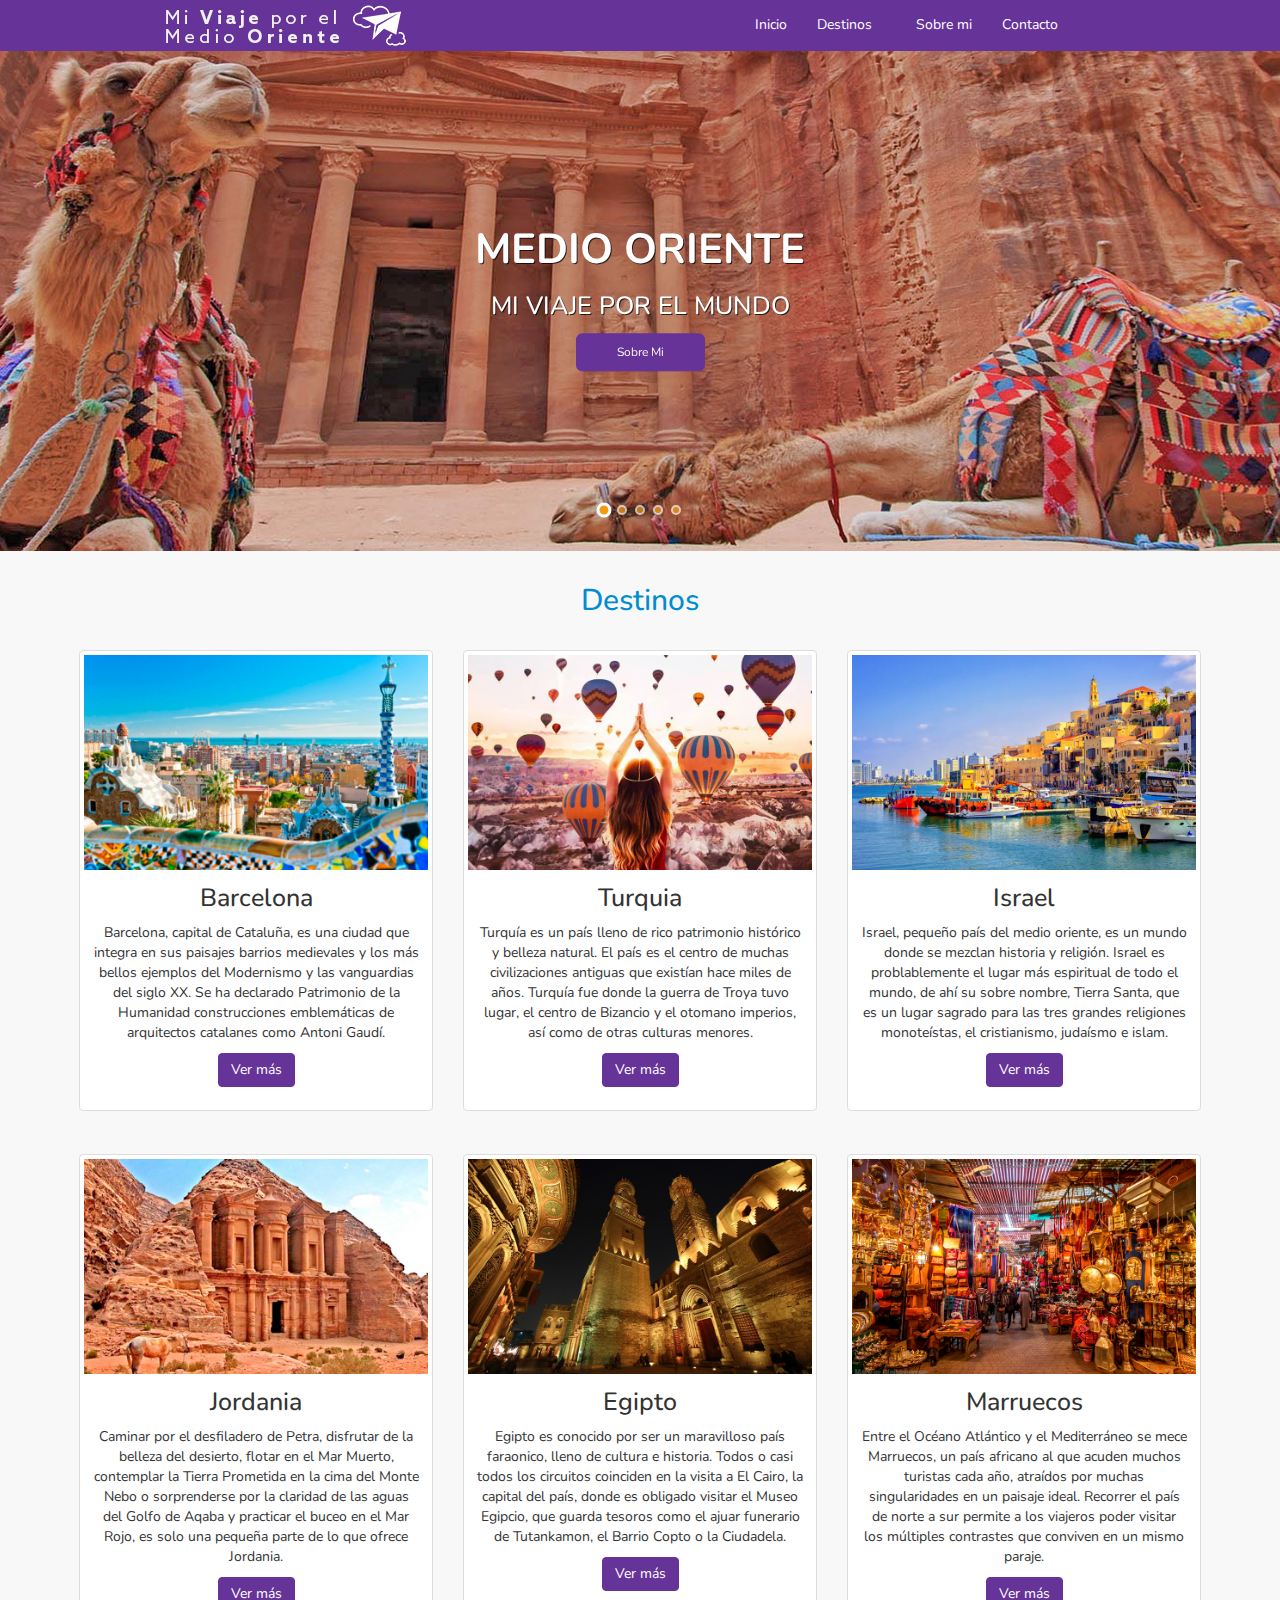
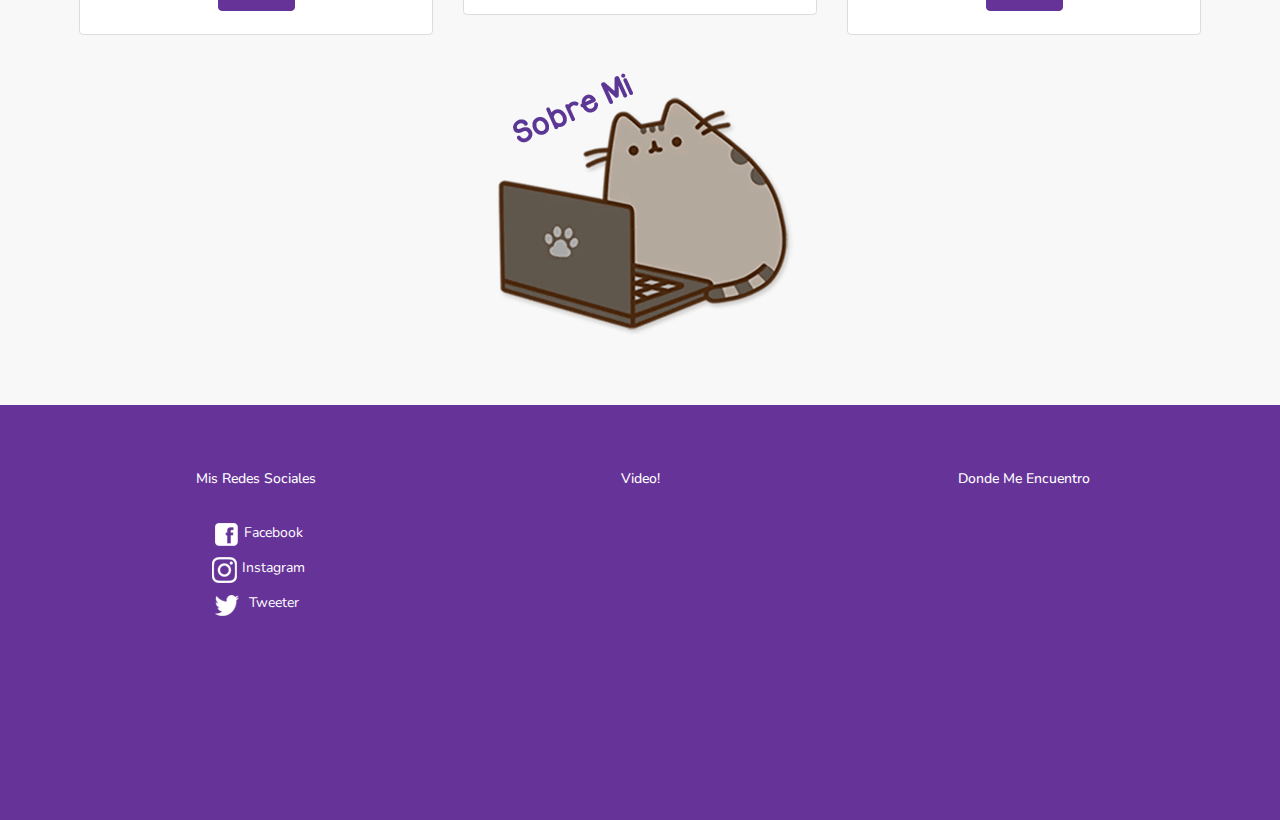
<file: index.html>
<!DOCTYPE html>
    <html>
        <!-- Google Analytics -->
<script>
(function(i,s,o,g,r,a,m){i['GoogleAnalyticsObject']=r;i[r]=i[r]||function(){
(i[r].q=i[r].q||[]).push(arguments)},i[r].l=1*new Date();a=s.createElement(o),
m=s.getElementsByTagName(o)[0];a.async=1;a.src=g;m.parentNode.insertBefore(a,m)
})(window,document,'script','https://www.google-analytics.com/analytics.js','ga');

ga('create', 'UA-130192335-1', 'auto');
ga('send', 'pageview');
</script>


<!-- End Google Analytics -->
    <head>
        <meta charset="utf-8">
        <meta name="viewport" content="width-device-width, initial-scale=1">
        <title>Mi Viaje a Medio Oriente</title>

        <link rel="stylesheet" href="assets/css/bootstrap.css">
        <link rel="stylesheet" href="assets/css/style.css">

        
        <!--Google Maps-->
    <script src="https://maps.google.com/maps/api/js?key=YOUR_API_KEY"></script>
            <!--Google font-->

    <link href="https://fonts.googleapis.com/css?family=Nunito" rel="stylesheet">


    </head>

    <body>
    	
    	<header>

    <nav class="navbar navbar-default">
                <div class="container-fluid">
                    <!-- Brand and toggle get grouped for better mobile display -->
                    <div class="navbar-header">

        <div class="logo">
    		<a href="#"><img class="desk" src="assets/img/logo2.jpg"></a> 
            <a href="#"><img class="mob" src="assets/img/logo-cel.jpg"></a> 

    	</div>

                        <button type="button" class="navbar-toggle collapsed" data-toggle="collapse" data-target="#bs-example-navbar-collapse-1" aria-expanded="false">
                            <span class="sr-only">Toggle navigation</span>
                            <span class="icon-bar"></span>
                            <span class="icon-bar"></span>
                            <span class="icon-bar"></span>
                        </button>
                    </div>
                    <!-- Collect the nav links, forms, and other content for toggling -->
                    <div class="collapse navbar-collapse" id="bs-example-navbar-collapse-1">
                        <ul class="nav navbar-nav navbar-right">
                            <li><a href="index.html">Inicio</a></li>

                            <li class="dropdown">
                  <a href="#" class="dropdown-toggle" data-toggle="dropdown">Destinos <b class="caret"></b></a>
                  <ul class="dropdown-menu">
                      <li><a href="turquia.html">Turquía</a></li>
                      <li><a href="israel.html">Israel</a></li>
                      <li><a href="jordania.html">Jordania</a></li>                        
                      <li><a href="egipto.html">Egipto</a></li>                        
                      <li><a href="marruecos.html">Marruecos</a></li>                        
                  </ul>


                           
                            <li><a href="sobremi.html">Sobre mi</a></li>
                            <li><a href="contacto.html">Contacto</a></li>



                    </div><!-- /.navbar-collapse -->
                </div><!-- /.container-fluid -->
            </nav>


    	</header>




    <div class="container">


    <div class="carousel fade-carousel slide carousel-fade" data-ride="carousel"
    data-interval="5000" id="bs-carousel">
        <!-- Overlay -->
        <!-- Indicators -->
        <ol class="carousel-indicators">
            <li data-target="#bs-carousel" data-slide-to="0" class="active"></li>
            <li data-target="#bs-carousel" data-slide-to="1"></li>
            <li data-target="#bs-carousel" data-slide-to="2"></li>
            <li data-target="#bs-carousel" data-slide-to="3"></li>
            <li data-target="#bs-carousel" data-slide-to="4"></li>


        </ol>
        <!-- Wrapper for slides -->
        <div class="carousel-inner">
            <div class="item slides active carousel-item">
                <div class="slide-1">
                    <div class="overlay"></div>
                </div>
            </div>
            <div class="item slides carousel-item">
                <div class="slide-2">
                    <div class="overlay"></div>
                </div>
            </div>
            <div class="item slides carousel-item">
                <div class="slide-3">
                    <div class="overlay"></div>
                </div>
            </div>
            <div class="item slides carousel-item">
                <div class="slide-4">
                    <div class="overlay"></div>
            </div>
            </div>
            <div class="item slides carousel-item">
                <div class="slide-5">
                <div class="overlay"></div>
            </div>
            </div>

            <div class="hero">
                <hgroup>
                     <h1>Medio Oriente</h1> 
                     <h3>Mi viaje por el Mundo</h3>
                </hgroup>
                <a href="sobremi.html"><button class="btn btn-hero btn-lg" role="button">Sobre Mi</button></a>
            </div>
        </div>
    </div>


    <div class="row">
    <h2 style="color:#008dcf">Destinos</h2>


      <article class="col-sm-6 col-md-4">
        <div class="thumbnail">
          <img src="assets/img/barcelona2.jpg" alt="...">
          <div class="caption">
            <h3>Barcelona</h3>
            <p>Barcelona, capital de Cataluña, es una ciudad que integra en sus paisajes barrios medievales y los más bellos ejemplos del Modernismo y las vanguardias del siglo XX. Se ha declarado Patrimonio de la Humanidad construcciones emblemáticas de arquitectos catalanes como Antoni Gaudí.</p>
            <p><a href="barcelona.html" class="btn btn-primary" role="button">Ver más</a> </p>
          </div>
        </div>
      </article>

        <article class="col-sm-6 col-md-4">
        <div class="thumbnail">
          <img src="assets/img/turquia2.jpg" alt="...">
          <div class="caption">
            <h3>Turquia</h3>
            <p>Turquía es un país lleno de rico patrimonio histórico y belleza natural. El país es el centro de muchas civilizaciones antiguas que existían hace miles de años. Turquía fue donde la guerra de Troya tuvo lugar, el centro de Bizancio y el otomano imperios, así como de otras culturas menores.</p>
            <p><a href="turquia.html" class="btn btn-primary" role="button">Ver más</a> </p>
          </div>
        </div>
      </article>

        <article class="col-sm-6 col-md-4">
        <div class="thumbnail">
          <img src="assets/img/israel2.jpg" alt="...">
          <div class="caption">
            <h3>Israel</h3>
            <p>Israel, pequeño país del medio oriente, es un mundo donde se mezclan historia y religión. Israel es problablemente el lugar más espiritual de todo el mundo, de ahí su sobre nombre, Tierra Santa, que es un lugar sagrado para las tres grandes religiones monoteístas, el cristianismo, judaísmo e islam.</p>
            <p><a href="israel.html" class="btn btn-primary" role="button">Ver más</a> </p>
          </div>
        </div>
      </article>

            <article class="col-sm-6 col-md-4">
        <div class="thumbnail">
          <img src="assets/img/jordania2.jpg" alt="...">
          <div class="caption">
            <h3>Jordania</h3>
            <p>Caminar por el desfiladero de Petra, disfrutar de la belleza del desierto, flotar en el Mar Muerto, contemplar la Tierra Prometida en la cima del Monte Nebo o sorprenderse por la claridad de las aguas del Golfo de Aqaba y practicar el buceo en el Mar Rojo, es solo una pequeña parte de lo que ofrece Jordania.</p>
            <p><a href="jordania.html" class="btn btn-primary" role="button">Ver más</a> </p>
          </div>
        </div>
      </article>

        <article class="col-sm-6 col-md-4">
        <div class="thumbnail">
          <img src="assets/img/egipto2.jpg" alt="...">
          <div class="caption">
            <h3>Egipto</h3>
            <p>Egipto es conocido por ser un maravilloso país faraonico, lleno de cultura e historia. Todos o casi todos los circuitos coinciden en la visita a El Cairo, la capital del país, donde es obligado visitar el Museo Egipcio, que guarda tesoros como el ajuar funerario de Tutankamon, el Barrio Copto o la Ciudadela.</p>
            <p><a href="egipto.html" class="btn btn-primary" role="button">Ver más</a> </p>
          </div>
        </div>
      </article>

        <article class="col-sm-6 col-md-4">
        <div class="thumbnail">
          <img src="assets/img/marruecos2.jpg" alt="...">
          <div class="caption">
            <h3>Marruecos</h3>
            <p>Entre el Océano Atlántico y el Mediterráneo se mece Marruecos, un país africano al que acuden muchos turistas cada año, atraídos por muchas singularidades en un paisaje ideal. Recorrer el país de norte a sur permite a los viajeros poder visitar los múltiples contrastes que conviven en un mismo paraje.</p>
            <p><a href="marruecos.html" class="btn btn-primary" role="button">Ver más</a> </p>
          </div>
        </div>
      </article>

       
<div class="gatito">
          <a href="sobremi.html">
            <article class="col-sm-1 col-md-12">
                <img src="assets/img/gatito.png">
            </article></a>

</div>


    </div>



    <!--footer-->

    <footer class="footer">
            <div class="row">
                <div class="col-md-4">
                    <h5><i class="ext-md-right"></i>Mis Redes Sociales</h5>
                    <div class="row">
                        <div class="redes">
                            <ul class="list-unstyled">
                                <li><a href="#"><img src="assets/img/facebook.png">Facebook</a></li>
                                <li><a href="#"><img src="assets/img/instagram.png">Instagram</a></li>
                                <li><a href="#"><img src="assets/img/tweeter.png">Tweeter</a></li>

                            </ul>
                        </div>
                    </div>
                </div>

                <div class="col-md-4">
                 <h5 class="text-md-right">Video!</h5>
                <div class="embed-responsive embed-responsive-4by3">
                        <iframe class="embed-responsive-item" src="https://www.youtube.com/embed/A7sZ2xwXBsw" allowfullscreen></iframe>
                </div>

                </div>

                <div class="col-md-4">
                <h5 class="text-md-right">Donde Me Encuentro</h5>
                    <div class="map">
                
                        <iframe src="https://www.google.com/maps/embed?pb=!1m18!1m12!1m3!1d3331.2412871458464!2d-70.54847754954824!3d-33.390868701748026!2m3!1f0!2f0!3f0!3m2!1i1024!2i768!4f13.1!3m3!1m2!1s0x9662ceb46835b925%3A0xcd3927b10fbcf564!2sAlto+Las+Condes!5e0!3m2!1ses!2scl!4v1542809930638" width="100%" height="187px" frameborder="0" style="border:0" allowfullscreen></iframe>
                    </div>
                </div>

            </div>
    </footer>

    </div>
        
        <script src="assets/js/jquery.js"></script>
        <script src="assets/js/bootstrap.js"></script>
        <script src="assets/js/functions.js"></script>
    </body>
</html>
</file>
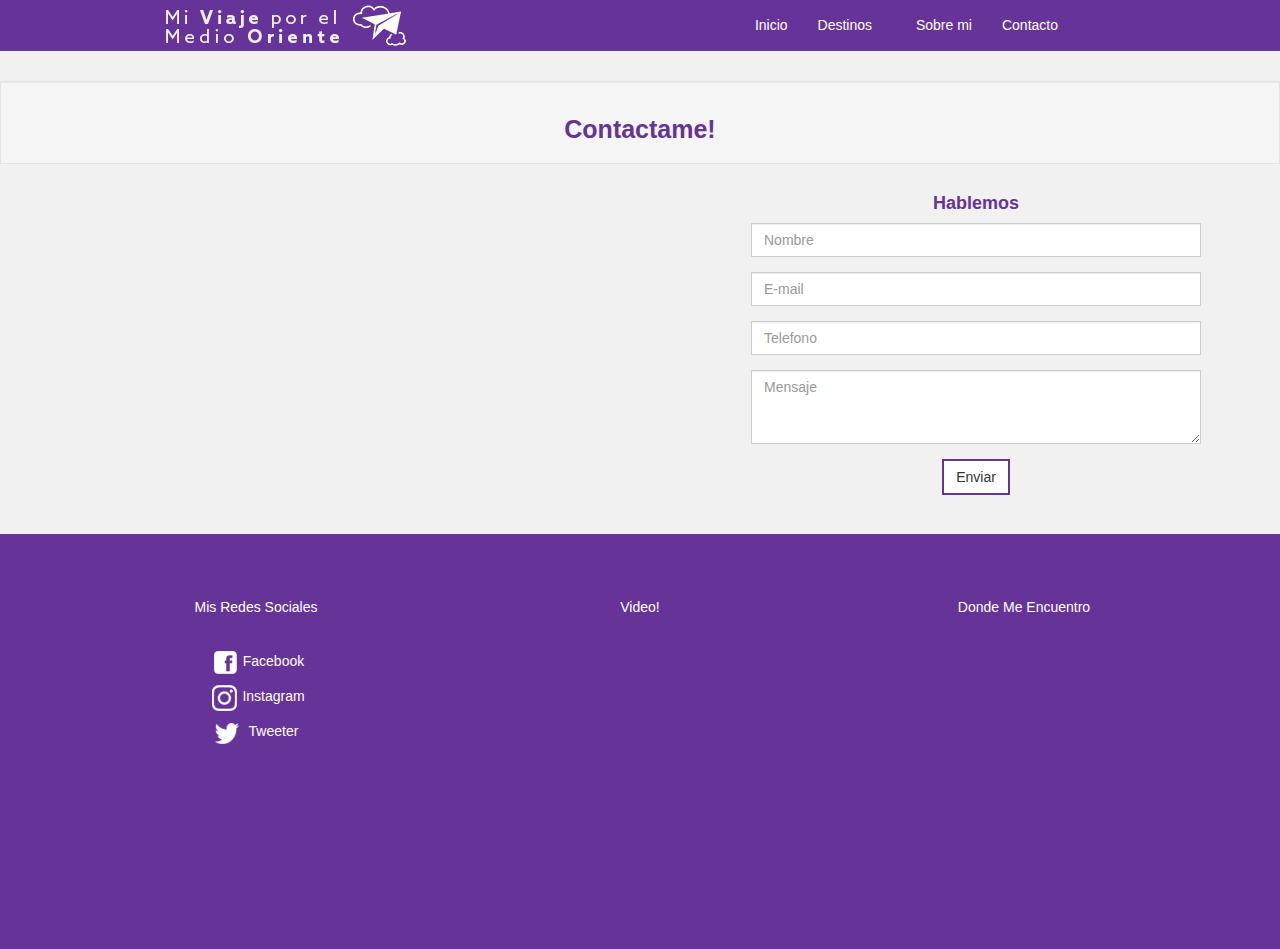
<file: contacto.html>
<!DOCTYPE html>
    <html>
    <head>
        <meta charset="utf-8">
        <meta name="viewport" content="width-device-width, initial-scale=1">
        <title>Mi Viaje a Medio Oriente</title>

        <link rel="stylesheet" href="assets/css/bootstrap.css">
        <link rel="stylesheet" href="assets/css/style.css">

        
        <!--Google Maps-->
    <script src="https://maps.google.com/maps/api/js?key=YOUR_API_KEY"></script>



    </head>

    <body>
        
        <header>


    <nav class="navbar navbar-default">
                <div class="container-fluid">
                    <!-- Brand and toggle get grouped for better mobile display -->
                    <div class="navbar-header">

                            <div class="logo img-fluid">
            <a href="#"><img src="assets/img/logo2.jpg"></a> 
        </div>

                        <button type="button" class="navbar-toggle collapsed" data-toggle="collapse" data-target="#bs-example-navbar-collapse-1" aria-expanded="false">
                            <span class="sr-only">Toggle navigation</span>
                            <span class="icon-bar"></span>
                            <span class="icon-bar"></span>
                            <span class="icon-bar"></span>
                        </button>
                    </div>
                    <!-- Collect the nav links, forms, and other content for toggling -->
                    <div class="collapse navbar-collapse" id="bs-example-navbar-collapse-1">
                        <ul class="nav navbar-nav navbar-right">
                            <li><a href="index.html">Inicio</a></li>

                            <li class="dropdown">
                  <a href="#" class="dropdown-toggle" data-toggle="dropdown">Destinos <b class="caret"></b></a>
                  <ul class="dropdown-menu">
                      <li><a href="turquia.html">Turquía</a></li>
                      <li><a href="israel.html">Israel</a></li>
                      <li><a href="jordania.html">Jordania</a></li>                        
                      <li><a href="egipto.html">Egipto</a></li>                        
                      <li><a href="marruecos.html">Marruecos</a></li>                        
                  </ul>


                           
                            <li><a href="sobremi.html">Sobre mi</a></li>
                            <li><a href="contacto.html">Contacto</a></li>



                    </div><!-- /.navbar-collapse -->
                </div><!-- /.container-fluid -->
            </nav>


        </header>

    <div class="container">

<section id="contact">
  <div class="container">
    <div class="well well-sm">
      <h3><strong>Contactame!</strong></h3>
    </div>
    
    <div class="row">
      <div class="col-md-7">
        <iframe src="https://www.google.com/maps/embed?pb=!1m18!1m12!1m3!1d3331.2412871458464!2d-70.54847754954824!3d-33.390868701748026!2m3!1f0!2f0!3f0!3m2!1i1024!2i768!4f13.1!3m3!1m2!1s0x9662ceb46835b925%3A0xcd3927b10fbcf564!2sAlto+Las+Condes!5e0!3m2!1ses!2scl!4v1542809930638" width="100%" height="315" frameborder="0" style="border:0" allowfullscreen></iframe>
      </div>

      <div class="col-md-5">
          <h4><strong>Hablemos</strong></h4>
        <form>
          <div class="form-group">
            <input type="text" class="form-control" name="" value="" placeholder="Nombre">
          </div>
          <div class="form-group">
            <input type="email" class="form-control" name="" value="" placeholder="E-mail">
          </div>
          <div class="form-group">
            <input type="tel" class="form-control" name="" value="" placeholder="Telefono">
          </div>
          <div class="form-group">
            <textarea class="form-control" name="" rows="3" placeholder="Mensaje"></textarea>
          </div>
          <button class="btn btn-default" type="submit" name="button">
              <i class="fa fa-paper-plane-o" aria-hidden="true"></i> Enviar
          </button>
        </form>
      </div>
    </div>
  </div>
</section>







    <!--footer-->

    <footer class="footer">
            <div class="row">
                <div class="col-md-4">
                    <h5><i class="ext-md-right"></i>Mis Redes Sociales</h5>
                    <div class="row">
                        <div class="redes">
                            <ul class="list-unstyled">
                                <li><a href="#"><img src="assets/img/facebook.png">Facebook</a></li>
                                <li><a href="#"><img src="assets/img/instagram.png">Instagram</a></li>
                                <li><a href="#"><img src="assets/img/tweeter.png">Tweeter</a></li>

                            </ul>
                        </div>
                    </div>
                </div>

                <div class="col-md-4">
                 <h5 class="text-md-right">Video!</h5>
                <div class="embed-responsive embed-responsive-4by3">
                        <iframe class="embed-responsive-item" src="https://www.youtube.com/embed/A7sZ2xwXBsw" allowfullscreen></iframe>
                </div>

                </div>

                <div class="col-md-4">
                <h5 class="text-md-right">Donde Me Encuentro</h5>
                    <div class="map">
                
                        <iframe src="https://www.google.com/maps/embed?pb=!1m18!1m12!1m3!1d3331.2412871458464!2d-70.54847754954824!3d-33.390868701748026!2m3!1f0!2f0!3f0!3m2!1i1024!2i768!4f13.1!3m3!1m2!1s0x9662ceb46835b925%3A0xcd3927b10fbcf564!2sAlto+Las+Condes!5e0!3m2!1ses!2scl!4v1542809930638" width="100%" height="187px" frameborder="0" style="border:0" allowfullscreen></iframe>
                    </div>
                </div>

            </div>
    </footer>

    </div>


        <script src="assets/js/jquery.js"></script>
        <script src="assets/js/bootstrap.js"></script>
        <script src="assets/js/functions.js"></script>
    </body>
</html>
</file>
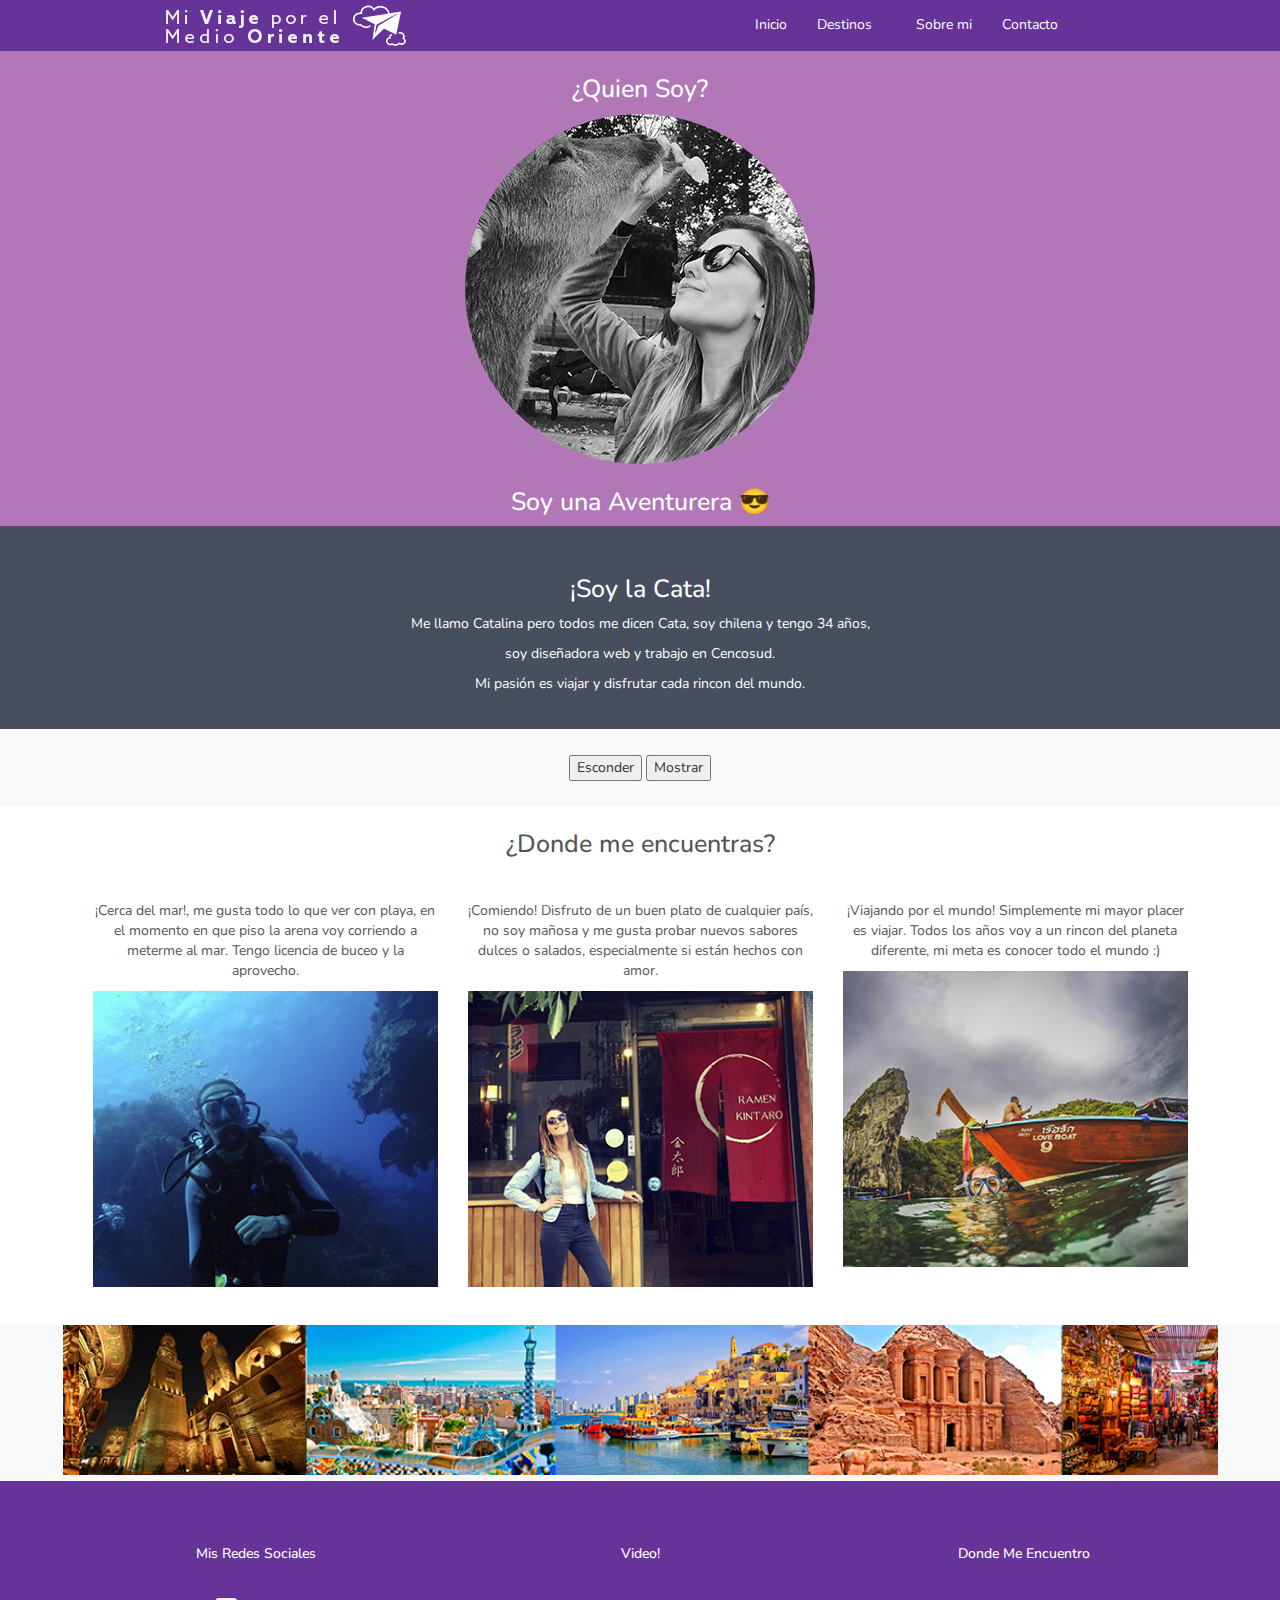
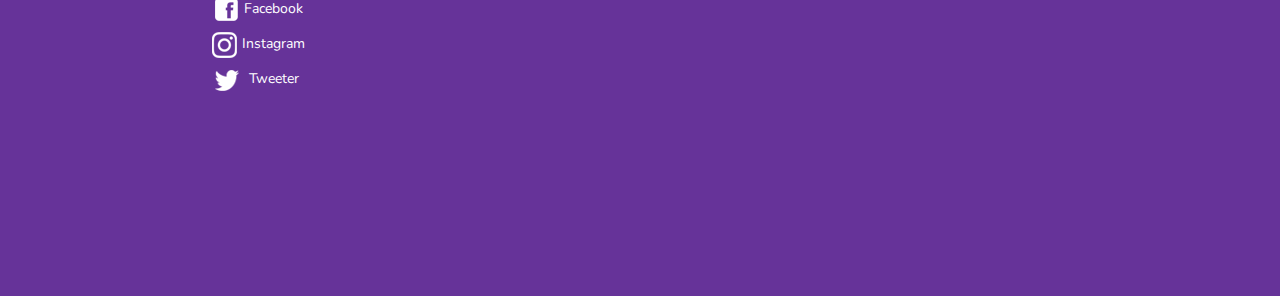
<file: sobremi.html>
<!DOCTYPE html>
    <html>
        <!-- Google Analytics -->
<script>
(function(i,s,o,g,r,a,m){i['GoogleAnalyticsObject']=r;i[r]=i[r]||function(){
(i[r].q=i[r].q||[]).push(arguments)},i[r].l=1*new Date();a=s.createElement(o),
m=s.getElementsByTagName(o)[0];a.async=1;a.src=g;m.parentNode.insertBefore(a,m)
})(window,document,'script','https://www.google-analytics.com/analytics.js','ga');

ga('create', 'UA-130192335-1', 'auto');
ga('send', 'pageview');
</script>


  <link rel="stylesheet" href="https://maxcdn.bootstrapcdn.com/bootstrap/3.3.7/css/bootstrap.min.css">
  <link href="https://fonts.googleapis.com/css?family=Montserrat" rel="stylesheet">
  <script src="https://ajax.googleapis.com/ajax/libs/jquery/3.3.1/jquery.min.js"></script>
  <script src="https://maxcdn.bootstrapcdn.com/bootstrap/3.3.7/js/bootstrap.min.js"></script>


<!-- End Google Analytics -->
    <head>
        <meta charset="utf-8">
        <meta name="viewport" content="width-device-width, initial-scale=1">
        <title>Mi Viaje a Medio Oriente</title>

        <link rel="stylesheet" href="assets/css/bootstrap.css">
        <link rel="stylesheet" href="assets/css/style.css">

        
        <!--Google Maps-->
    <script src="https://maps.google.com/maps/api/js?key=YOUR_API_KEY"></script>
            <!--Google font-->

    <link href="https://fonts.googleapis.com/css?family=Nunito" rel="stylesheet">


    </head>

    <body>
    	
    	<header>

    <nav class="navbar navbar-default">
                <div class="container-fluid">
                    <!-- Brand and toggle get grouped for better mobile display -->
                    <div class="navbar-header">

        <div class="logo">
    		<a href="#"><img class="desk" src="assets/img/logo2.jpg"></a> 
            <a href="#"><img class="mob" src="assets/img/logo-cel.jpg"></a> 

    	</div>

                        <button type="button" class="navbar-toggle collapsed" data-toggle="collapse" data-target="#bs-example-navbar-collapse-1" aria-expanded="false">
                            <span class="sr-only">Toggle navigation</span>
                            <span class="icon-bar"></span>
                            <span class="icon-bar"></span>
                            <span class="icon-bar"></span>
                        </button>
                    </div>
                    <!-- Collect the nav links, forms, and other content for toggling -->
                    <div class="collapse navbar-collapse" id="bs-example-navbar-collapse-1">
                        <ul class="nav navbar-nav navbar-right">
                            <li><a href="index.html">Inicio</a></li>

                            <li class="dropdown">
                  <a href="#" class="dropdown-toggle" data-toggle="dropdown">Destinos <b class="caret"></b></a>
                  <ul class="dropdown-menu">
                      <li><a href="turquia.html">Turquía</a></li>
                      <li><a href="israel.html">Israel</a></li>
                      <li><a href="jordania.html">Jordania</a></li>                        
                      <li><a href="egipto.html">Egipto</a></li>                        
                      <li><a href="marruecos.html">Marruecos</a></li>                        
                  </ul>


                           
                            <li><a href="sobremi.html">Sobre mi</a></li>
                            <li><a href="contacto.html">Contacto</a></li>



                    </div><!-- /.navbar-collapse -->
                </div><!-- /.container-fluid -->
            </nav>


    	</header>




    <div class="container">

<!--comienzo-->



<!-- First Container -->
<div class="container-fluid bg-1 text-center">
  <h3 class="margin">¿Quien Soy?</h3>
  <div class="byn">
  <img src="assets/img/cata.jpg" class="img-responsive img-circle margin" style="display:inline" alt="Bird" width="350" height="350">
</div>
  <h3>Soy una Aventurera 😎</h3>
</div>

<!-- Second Container -->
<span>
<div class="container-fluid bg-2 text-center">
  <h3 class="margin">¡Soy la Cata!</h3>
  <p>Me llamo Catalina pero todos me dicen Cata, soy chilena y tengo 34 años,</p><p> soy diseñadora web y trabajo en Cencosud. </p><p>Mi pasión es viajar y disfrutar cada rincon del mundo.</p>
</div>
</span>

<div class="botones">
<button class="btn1">Esconder</button>
<button class="btn2">Mostrar</button>
</div>

<!-- Third Container (Grid) -->
<div class="container-fluid bg-3 text-center">    
  <h3 class="margin">¿Donde me encuentras?</h3><br>
  <div class="row">
    <div class="col-sm-4">
      <p>¡Cerca del mar!, me gusta todo lo que ver con playa, en el momento en que piso la arena voy corriendo a meterme al mar. Tengo licencia de buceo y la aprovecho.</p>
      <img src="assets/img/cata1.jpg" class="img-responsive margin" style="width:100%" alt="Image">
    </div>
    <div class="col-sm-4"> 
      <p>¡Comiendo! Disfruto de un buen plato de cualquier país, no soy mañosa y me gusta probar nuevos sabores dulces o salados, especialmente si están hechos con amor.</p>
      <img src="assets/img/cata2.jpg" class="img-responsive margin" style="width:100%" alt="Image">
    </div>
    <div class="col-sm-4"> 
      <p>¡Viajando por el mundo! Simplemente mi mayor placer es viajar. Todos los años voy a un rincon del planeta diferente, mi meta es conocer todo el mundo :) </p>
      <img src="assets/img/cata3.jpg" class="img-responsive margin" style="width:100%" alt="Image">
    </div>
  </div>
</div>

<!--corazones-->
<canvas id="canvas" width="1155" height="150"></canvas>



    <!--footer-->

    <footer class="footer">
            <div class="row">
                <div class="col-md-4">
                    <h5><i class="ext-md-right"></i>Mis Redes Sociales</h5>
                    <div class="row">
                        <div class="redes">
                            <ul class="list-unstyled">
                                <li><a href="#"><img src="assets/img/facebook.png">Facebook</a></li>
                                <li><a href="#"><img src="assets/img/instagram.png">Instagram</a></li>
                                <li><a href="#"><img src="assets/img/tweeter.png">Tweeter</a></li>

                            </ul>
                        </div>
                    </div>
                </div>

                <div class="col-md-4">
                 <h5 class="text-md-right">Video!</h5>
                <div class="embed-responsive embed-responsive-4by3">
                        <iframe class="embed-responsive-item" src="https://www.youtube.com/embed/A7sZ2xwXBsw" allowfullscreen></iframe>
                </div>

                </div>

                <div class="col-md-4">
                <h5 class="text-md-right">Donde Me Encuentro</h5>
                    <div class="map">
                
                        <iframe src="https://www.google.com/maps/embed?pb=!1m18!1m12!1m3!1d3331.2412871458464!2d-70.54847754954824!3d-33.390868701748026!2m3!1f0!2f0!3f0!3m2!1i1024!2i768!4f13.1!3m3!1m2!1s0x9662ceb46835b925%3A0xcd3927b10fbcf564!2sAlto+Las+Condes!5e0!3m2!1ses!2scl!4v1542809930638" width="100%" height="187px" frameborder="0" style="border:0" allowfullscreen></iframe>
                    </div>
                </div>

            </div>
    </footer>

    </div>
        
        <script src="assets/js/jquery.js"></script>
        <script src="assets/js/bootstrap.js"></script>
        <script src="assets/js/functions.js"></script>
    </body>
</html>
</file>
<file: assets/css/style.css>
<style>



.logo{
	float: left;
	width: 100%;
}


.texto{
color: white;
text-align: center;
padding-top: 60px;

}

.texto2{
color: black;
text-align: center;
padding-top: 90px;

}

.texto2 h1{
font-size: 17px;
padding-top: 30px;


} 

.container h1{
margin-bottom: 3%;

}

.texto3{
color: black;
text-align: center;
padding-top: 12px;

padding-bottom: 12px;

}

.texto3 h1{
font-size: 12px;
padding-top: 12px;


}


.texto4{
color: black;
text-align: justify;
padding-top: 12px;

padding-bottom: 12px;
width: 300px;
float: left;

}

.texto img{

}

.container{
width: 100%;
margin: 0 auto;
text-align: center;
padding: 0;

}



.button {

	background-color: #663399;
	padding: 7px 10px;
	border-radius: 5px;
	color: #FFF;
	border: none;
}

.blue {

	background-color: dodgerblue;
}

.familia {
	width: 300px;
}

.navbar{

	position: fixed;
  top: 0;
	width: 100%;
	background-color: #663399;
	z-index: 100;
	border-style: none;
	margin-bottom: 100px;
	padding: 0 0 0 10%;
	padding-right: 15%;


}

.navbar-default .navbar-nav > li > a:hover {
  color: #663399;
  text-decoration:none;
  background-color: #e7e7e7;
}

.navbar-default .navbar-nav > li > a{

color: white;
}



.row{
width: 90%;
margin: 0 auto;
margin-top: 1%;
margin-bottom: 3%;

}


/*carrusel*/
.carousel-fade .carousel-inner .item {
  -webkit-transition-property: opacity;
  transition-property: opacity;
}
.carousel-fade .carousel-inner .item,
.carousel-fade .carousel-inner .active.left,
.carousel-fade .carousel-inner .active.right {
  opacity: 0;
}
.carousel-fade .carousel-inner .active,
.carousel-fade .carousel-inner .next.left,
.carousel-fade .carousel-inner .prev.right {
  opacity: 1;
}
.carousel-fade .carousel-inner .next,
.carousel-fade .carousel-inner .prev,
.carousel-fade .carousel-inner .active.left,
.carousel-fade .carousel-inner .active.right {
  left: 0;
  -webkit-transform: translate3d(0, 0, 0);
          transform: translate3d(0, 0, 0);
}
.carousel-fade .carousel-control {
  z-index: 2;
}

/*
Fade content bs-carousel with hero headers
Code snippet by maridlcrmn (Follow me on Twitter @maridlcrmn) for Bootsnipp.com
Image credits: unsplash.com
*/

/********************************/
/*       Fade Bs-carousel       */
/********************************/
.fade-carousel {
    position: relative;
    height: 500px;
}
.fade-carousel .carousel-inner .item {
    height: 500px;
}
.fade-carousel .carousel-indicators > li {
    margin: 0 2px;
    background-color: #f39c12;
    border-color: #f39c12;
    opacity: .7;
    border: 2px solid white
}
.fade-carousel .carousel-indicators > li.active {
  transform: scale(1.5);
  width: 10px;
  height: 10px;
  opacity: 1;
}

/********************************/
/*          Hero Headers        */
/********************************/
.hero {
    position: absolute;
    top: 50%;
    left: 50%;
    z-index: 3;
    color: #fff;
    text-align: center;
    text-transform: uppercase;
    text-shadow: 1px 1px 0 rgba(0,0,0,.75);
      -webkit-transform: translate3d(-50%,-50%,0);
         -moz-transform: translate3d(-50%,-50%,0);
          -ms-transform: translate3d(-50%,-50%,0);
           -o-transform: translate3d(-50%,-50%,0);
              transform: translate3d(-50%,-50%,0);
}
.hero h1 {
    font-size: 3em;    
    font-weight: bold;
    margin: 0;
    padding: 0;
}

h3, .h3{
	font-size: 18px;
      font-size: 25px;
    margin-top: 2%;

}

.fade-carousel .carousel-inner .item .hero {
    opacity: 0;
    -webkit-transition: 2s all ease-in-out 5s;
       -moz-transition: 2s all ease-in-out 5s; 
        -ms-transition: 2s all ease-in-out 5s; 
         -o-transition: 2s all ease-in-out 5s; 
            transition: 2s all ease-in-out 5s; 
}
.fade-carousel .carousel-inner .item.active .hero {
    opacity: 1;
    -webkit-transition: 2s all ease-in-out 5s;
       -moz-transition: 2s all ease-in-out 5s; 
        -ms-transition: 2s all ease-in-out 5s; 
         -o-transition: 2s all ease-in-out 5s; 
            transition: 2s all ease-in-out 5s;    
}

/********************************/
/*            Overlay           */
/********************************/
.overlay {
    position: absolute;
    width: 100%;
    height: 500px;
    z-index: 2;
    background-color: #080d15;
    opacity: 0.1;
}

/********************************/
/*          Custom Buttons      */
/********************************/
.btn.btn-lg {padding: 10px 40px;
    background-color: #F2F2F2;
    color: grey;
    font-size: 12px;

}
.btn.btn-hero,
.btn.btn-hero:hover,
.btn.btn-hero:focus {
    color: #f5f5f5;
    background-color: #663399;
    border-color: #663399;
    outline: none;
    margin: 3px auto;
}

/********************************/
/*       Slides backgrounds     */
/********************************/
.fade-carousel .slides .slide-1, 
.fade-carousel .slides .slide-2,
.fade-carousel .slides .slide-3, 
.fade-carousel .slides .slide-4, 
.fade-carousel .slides .slide-5 {
  height: 500px;
  background-size: cover;
  background-position: center center;
  background-repeat: no-repeat;
}
.fade-carousel .slides .slide-1 {
  background-image: url("../img/jordania.jpg"); 
}
.fade-carousel .slides .slide-2 {
  background-image: url("../img/turquia.jpg");
}
.fade-carousel .slides .slide-3 {
  background-image: url("../img/israel5.jpg"); 
}
.fade-carousel .slides .slide-4 {
  background-image: url("../img/egipto.jpg");
}
.fade-carousel .slides .slide-5 {
  background-image: url("../img/marruecos.jpg");
}

/********************************/
/*          Media Queries       */
/********************************/
@media screen and (min-width: 980px){
    .hero { width: 980px; }  
}
@media screen and (max-width: 640px){
    .hero h1 { font-size: 4em; } 
        .nosotros { margin-top: 17%;}

}
}

.hero h3{
	font-size: 17px;
}

.carousel-control.left{
	background-image: none;
	height: 500px;
}
.carousel-control.right{
	background-image: none;
		height: 500px;

}

.carousel-inner{
}

.navbar-default .navbar-toggle{
	border-color: white;
      margin-top: -50px !important;
    margin-right: 1px !important;
}

.navbar-default .navbar-toggle .icon-bar{
	background-color: white;
}
/*fin carrusel*/

.btn-primary{
	background-color: #663399;
	border-color: #663399;
}

/*footer*/

/* Sticky footer position and size
-------------------------------------------------- */
html {
  position: relative;
  min-height: 100%;
}
body {
  /* Margin bottom by footer height */
  margin-bottom: auto;
margin: 0 auto;
text-align: center;
background: #f8f8f8;
margin-top: 51px;
font-family: 'Nunito', sans-serif;
}
.footer {
  position: relative;
  bottom: 0;
  width: 100%;
  /* Set the fixed height of the footer here */
  height: auto;
}

/* Taller footer on small screens */
@media (max-width: 34em) {
    body {
    }
    .footer {
      height: auto;
    }

}

/* Sticky footer style and color
-------------------------------------------------- */
footer {
  padding-top: 30px;
  background-color: #663399;
  color: white;
  padding-top: 20px;
  padding-bottom: 20px;
}

footer a {
  color: white;
  text-decoration:none;
}

footer a:hover, footer a:focus {
  color: #d8d8d8;
  text-decoration:none;
}

footer .form-control {
    background-color: white;
    box-shadow: 0 1px 0 0 rgba(255, 255, 255, 0.1);
    border: none;
    resize: none;
    color: black;
    padding: 0.7em 1em;
}

.map{
	padding: 10px;
}

.nosotros {
	height: 100%;
	width: 100%;
}

.text-left {
	text-align: left;
	margin-bottom: 40px;
}

.fondogris{
	background-color: aliceblue;
	margin-top: 30px;
}

.fondogrisclaro{
	background-color: #F5F5F5;
	margin-top: 30px;
}

.col-md-4 {
    margin-top: 2%;
}

.input-group {
    width: 100%;
    margin: 0 auto;
    margin-bottom: 30px;}

    .row2 {
    width: 80%;
    margin: 0 auto;
    margin-top: 5%;
    margin-bottom: 3%;
}

.btn-group {
    z-index: 2;
    margin-left: -1px;
    background-color: grey;
}

.my-4 li{
	background-color: #e6f7ff;
	margin: 5px;
}

.fondoazul{

	background-color: #e6f7ff;
}


/*search*/

#custom-search-input{
    padding: 3px;
    border-radius: 6px;
    background-color: #fff;
}

#custom-search-input input{
    border: 1;
    box-shadow: none;
    width: 100%;
}

#custom-search-input button{
    margin: 2px 0 0 0;
    background: none;
    box-shadow: none;
    border: 0;
    color: #666666;
    padding: 0 8px 0 10px;
    border-left: solid 1px #ccc;
}

#custom-search-input button:hover{
    border: 0;
    box-shadow: none;
    border-left: solid 1px #ccc;
}

#custom-search-input .glyphicon-search{
    font-size: 23px;
}

@media (min-width: 992px){
.col-md-6 { width: 100%;
	}
		}

.imgcorta img{
object-fit: cover; border-radius:50%; 
width: 150px;
height: 150px;
}

.masnoticias{
    background-color: #663399;
    width: 100%;
    color: white;
    padding-top: 1%;
    border-radius: 15px;


}

    .relativo{
position: relative;
    }

  @media (min-width: 768px){
.navbar {
    border-radius: 0px;
}
		}

.embed-responsive .embed-responsive-item, .embed-responsive iframe, .embed-responsive embed, .embed-responsive object, .embed-responsive video{
  height: 77%;
  padding: 10px;
}

.redes{
  margin-top: 20px;
}

.gatito img{
  display: inline-block;
}
		



    /*Font-awesome integration*/
@import url("https://maxcdn.bootstrapcdn.com/font-awesome/4.7.0/css/font-awesome.min.css");
/*Google font integration*/
@import url('https://fonts.googleapis.com/css?family=Roboto');

#contact{
    background-color:#f1f1f1;
    font-family: 'Roboto', sans-serif;
}

#contact .well{
    margin-top:30px;
    border-radius:0;
}

#contact .form-control{
    border-radius: 0;
    border:2px solid #grey;
}

#contact button{
    border-radius:0;
    border:2px solid #663399;
}

#contact .row{
    margin-bottom:30px;
}

@media (max-width: 768px) { 
    #contact iframe {
        margin-bottom: 15px;
    }
    
}

b, strong {
    font-weight: bold;
    color: #663399;
}

@media (min-width: 768px)
.navbar-nav > li {
    /* float: left; */
    display: inline-block;
}



.dropdown-submenu{ position: relative; }
.dropdown-submenu>.dropdown-menu{
  top:0;
  left:100%;
  margin-top:-6px;
  margin-left:-1px;
  -webkit-border-radius:0 6px 6px 6px;
  -moz-border-radius:0 6px 6px 6px;
  border-radius:0 6px 6px 6px;
}
.dropdown-submenu>a:after{
  display:block;
  content:" ";
  float:right;
  width:0;
  height:0;
  border-color:transparent;
  border-style:solid;
  border-width:5px 0 5px 5px;
  border-left-color:#cccccc;
  margin-top:5px;margin-right:-10px;
}
.dropdown-submenu:hover>a:after{
  border-left-color:#555;
}
.dropdown-submenu.pull-left{ float: none; }
.dropdown-submenu.pull-left>.dropdown-menu{
  left: -100%;
  margin-left: 10px;
  -webkit-border-radius: 6px 0 6px 6px;
  -moz-border-radius: 6px 0 6px 6px;
  border-radius: 6px 0 6px 6px;
}


/********************************/
/*          Media Queries       */
/********************************/
@media screen and (min-width: 767px){
    .desk { display: block;} 
    .mob { display: none;} 
}
@media screen and (max-width: 767px){
    .mob { display: inline; }
    .desk { display: none; } 
    .mob img{ margin: 0 auto; text-align: center; }
   

}
}


  .margin {margin-bottom: 45px;}
  .bg-1 { 
      background-color: #B277B7; 
      color: #ffffff;
  }
  .bg-2 { 
      background-color: #474e5d; 
      color: #ffffff;
      height: 100%;
    padding: 2%;

  }
  .bg-3 { 
      background-color: #ffffff; 
      color: #555555;
  }
  .bg-4 { 
      background-color: #2f2f2f; 
      color: #fff;
  }

.botones {
  padding: 2%;
}

.grayscale {
     filter: grayscale( 100% );
}


     .byn img {
    filter: none;
    -webkit-filter: grayscale(100%);
    -moz-filter:    grayscale(100%);
    -ms-filter:     grayscale(100%);
    -o-filter:      grayscale(100%);
    cursor: pointer;
    transition: all 300ms ease;
  }
  .byn img:hover {
    filter: none;
    -webkit-filter: grayscale(0%);
    -moz-filter:    grayscale(0%);
    -ms-filter:     grayscale(0%);
    -o-filter:      grayscale(0%);
  }


.bg-image-full {
  background: no-repeat center center scroll;
  -webkit-background-size: cover;
  -moz-background-size: cover;
  background-size: cover;
  -o-background-size: cover;
}

.lead{
  padding: 3%;
  font-size: 16px;
}

        .body2 {
            background-color: #7ab5d3;
        }

        .panel {
            border: 2px solid #E6F4FA !important;
            color: #fff;
        }
        .panel-heading {
            background-color: #122b40 !important;
        }
        .panel-body {
            background-color: #2e6da4;
        }





</style>
</file>
